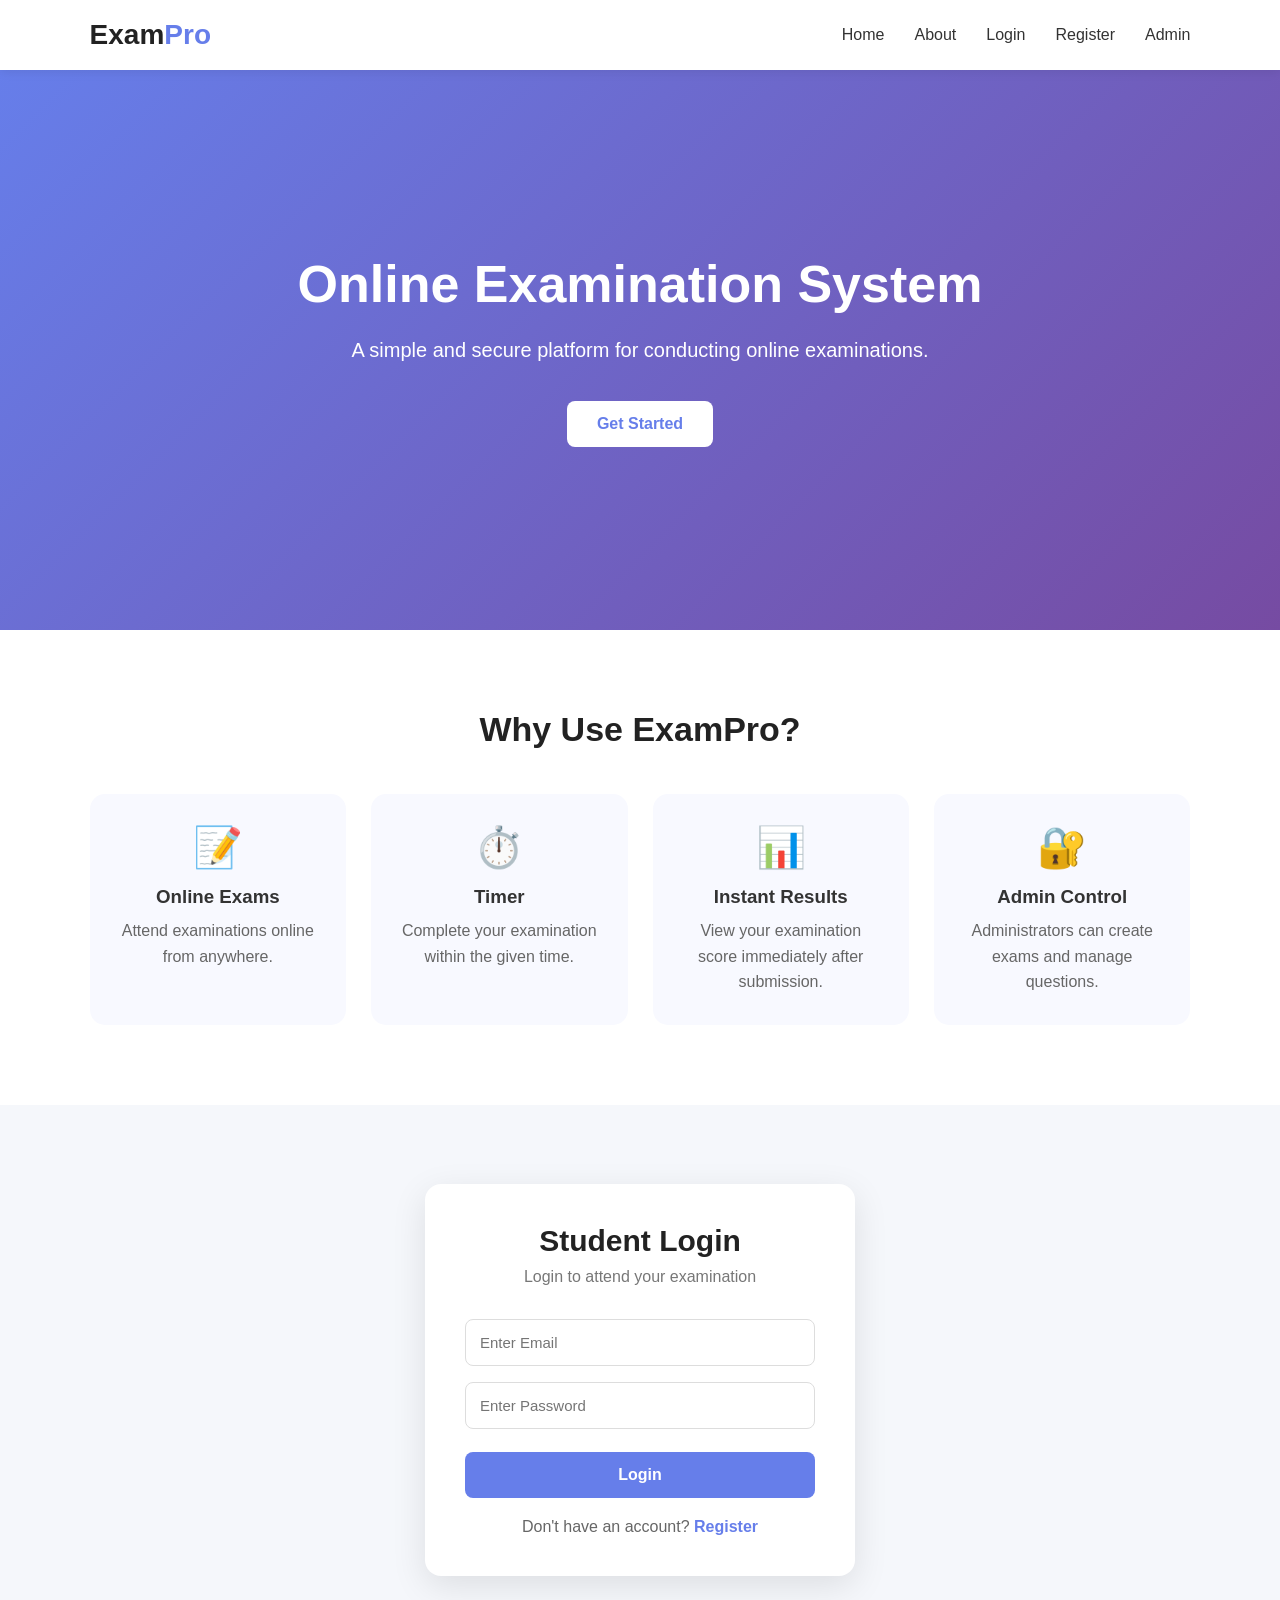
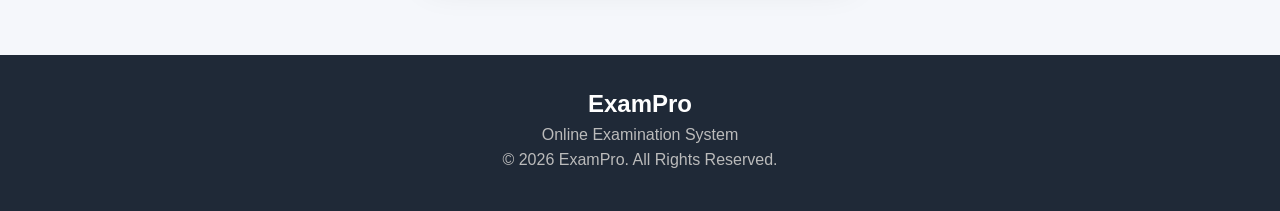
<file: index.html>
<!DOCTYPE html>

<html lang="en">

<head>

    <meta charset="UTF-8">

    <meta name="viewport"
          content="width=device-width, initial-scale=1.0">

    <title>ExamPro - Online Examination System</title>

    <link rel="stylesheet"
          href="style.css">

</head>

<body>

<!-- =====================================================
     NAVIGATION
===================================================== -->

<nav class="navbar">

    <div class="logo">
        Exam<span>Pro</span>
    </div>

    <div class="nav-links">

        <a href="#home">
            Home
        </a>

        <a href="#about">
            About
        </a>

        <a href="#login">
            Login
        </a>

        <!-- REGISTER LINK ADDED -->
        <a href="#register"
           onclick="showRegister()">
            Register
        </a>

        <a href="admin.html">
            Admin
        </a>

    </div>

</nav>


<!-- =====================================================
     HOME
===================================================== -->

<section id="home"
         class="hero">

    <div class="hero-content">

        <h1>
            Online Examination System
        </h1>

        <p>
            A simple and secure platform
            for conducting online examinations.
        </p>

        <a href="#login"
           class="hero-btn">
            Get Started
        </a>

    </div>

</section>


<!-- =====================================================
     ABOUT / FEATURES
===================================================== -->

<section id="about"
         class="features-section">

    <h2>
        Why Use ExamPro?
    </h2>

    <div class="features">

        <div class="feature-card">

            <div class="feature-icon">
                📝
            </div>

            <h3>
                Online Exams
            </h3>

            <p>
                Attend examinations online
                from anywhere.
            </p>

        </div>


        <div class="feature-card">

            <div class="feature-icon">
                ⏱️
            </div>

            <h3>
                Timer
            </h3>

            <p>
                Complete your examination
                within the given time.
            </p>

        </div>


        <div class="feature-card">

            <div class="feature-icon">
                📊
            </div>

            <h3>
                Instant Results
            </h3>

            <p>
                View your examination score
                immediately after submission.
            </p>

        </div>


        <div class="feature-card">

            <div class="feature-icon">
                🔐
            </div>

            <h3>
                Admin Control
            </h3>

            <p>
                Administrators can create exams
                and manage questions.
            </p>

        </div>

    </div>

</section>


<!-- =====================================================
     LOGIN
===================================================== -->

<section id="login"
         class="auth-section">

    <div class="auth-box">

        <h2>
            Student Login
        </h2>

        <p class="auth-subtitle">
            Login to attend your examination
        </p>

        <input
            type="email"
            id="loginEmail"
            placeholder="Enter Email"
        >

        <input
            type="password"
            id="loginPassword"
            placeholder="Enter Password"
        >

        <button onclick="studentLogin()">
            Login
        </button>

        <p>
            Don't have an account?

            <a href="#register"
               onclick="showRegister()">
                Register
            </a>
        </p>

    </div>

</section>


<!-- =====================================================
     REGISTRATION
===================================================== -->

<section id="register"
         class="auth-section hidden">

    <div class="auth-box">

        <h2>
            Student Registration
        </h2>

        <p class="auth-subtitle">
            Create your student account
        </p>

        <input
            type="text"
            id="registerName"
            placeholder="Full Name"
        >

        <input
            type="email"
            id="registerEmail"
            placeholder="Email Address"
        >

        <input
            type="password"
            id="registerPassword"
            placeholder="Password"
        >

        <button onclick="registerStudent()">
            Register
        </button>

        <p>
            Already have an account?

            <a href="#login"
               onclick="showLogin()">
                Login
            </a>
        </p>

    </div>

</section>


<!-- =====================================================
     AVAILABLE EXAMS
===================================================== -->

<section id="examStartBox"
         class="exam-start-section hidden">

</section>


<!-- =====================================================
     EXAM
===================================================== -->

<section id="examSection"
         class="exam-section hidden">

    <div class="exam-header">

        <div>

            <h2 id="examTitle">
                Online Examination
            </h2>

            <p id="examDescription">
                Answer all questions carefully.
            </p>

        </div>


        <div class="timer-box">

            <span>
                Time Left
            </span>

            <strong id="timer">
                10:00
            </strong>

        </div>

    </div>


    <div class="exam-container">

        <!-- QUESTION AREA -->

        <div class="question-area">

            <div class="question-number">

                Question

                <span id="questionNumber">
                    1
                </span>

                of

                <span id="totalQuestions">
                    5
                </span>

            </div>


            <h3 id="questionText">
                Question will appear here
            </h3>


            <div id="options"
                 class="options-container">
            </div>


            <div class="exam-buttons">

                <button
                    id="previousBtn"
                    onclick="previousQuestion()">

                    Previous

                </button>


                <button
                    id="nextBtn"
                    onclick="nextQuestion()">

                    Next

                </button>


                <button
                    id="submitBtn"
                    class="submit-btn"
                    onclick="submitExam()">

                    Submit Exam

                </button>

            </div>

        </div>


        <!-- QUESTION PALETTE -->

        <div class="question-palette">

            <h3>
                Questions
            </h3>

            <p class="palette-info">
                Click a number to navigate
            </p>

            <div id="palette">
            </div>

        </div>

    </div>

</section>


<!-- =====================================================
     RESULT
===================================================== -->

<section id="resultSection"
         class="result-section hidden">

    <div class="result-card-student">

        <div class="result-icon">
            🎉
        </div>

        <h2>
            Examination Completed
        </h2>

        <p>
            Your examination has been submitted successfully.
        </p>


        <div class="result-details">

            <div class="result-item">

                <span>
                    Student
                </span>

                <strong id="resultName">
                    Student
                </strong>

            </div>


            <div class="result-item">

                <span>
                    Score
                </span>

                <strong id="resultScore">
                    0 / 0
                </strong>

            </div>


            <div class="result-item">

                <span>
                    Percentage
                </span>

                <strong id="resultPercentage">
                    0%
                </strong>

            </div>


            <div class="result-item">

                <span>
                    Status
                </span>

                <strong id="resultStatus">
                    -
                </strong>

            </div>

        </div>


        <button
            onclick="retakeExam()">

            Retake Exam

        </button>


        <button
            class="logout-btn"
            onclick="studentLogout()">

            Logout

        </button>

    </div>

</section>


<!-- =====================================================
     FOOTER
===================================================== -->

<footer>

    <div class="footer-content">

        <h3>
            ExamPro
        </h3>

        <p>
            Online Examination System
        </p>

        <p>
            © 2026 ExamPro. All Rights Reserved.
        </p>

    </div>

</footer>


<script src="script.js"></script>

</body>

</html>
</file>
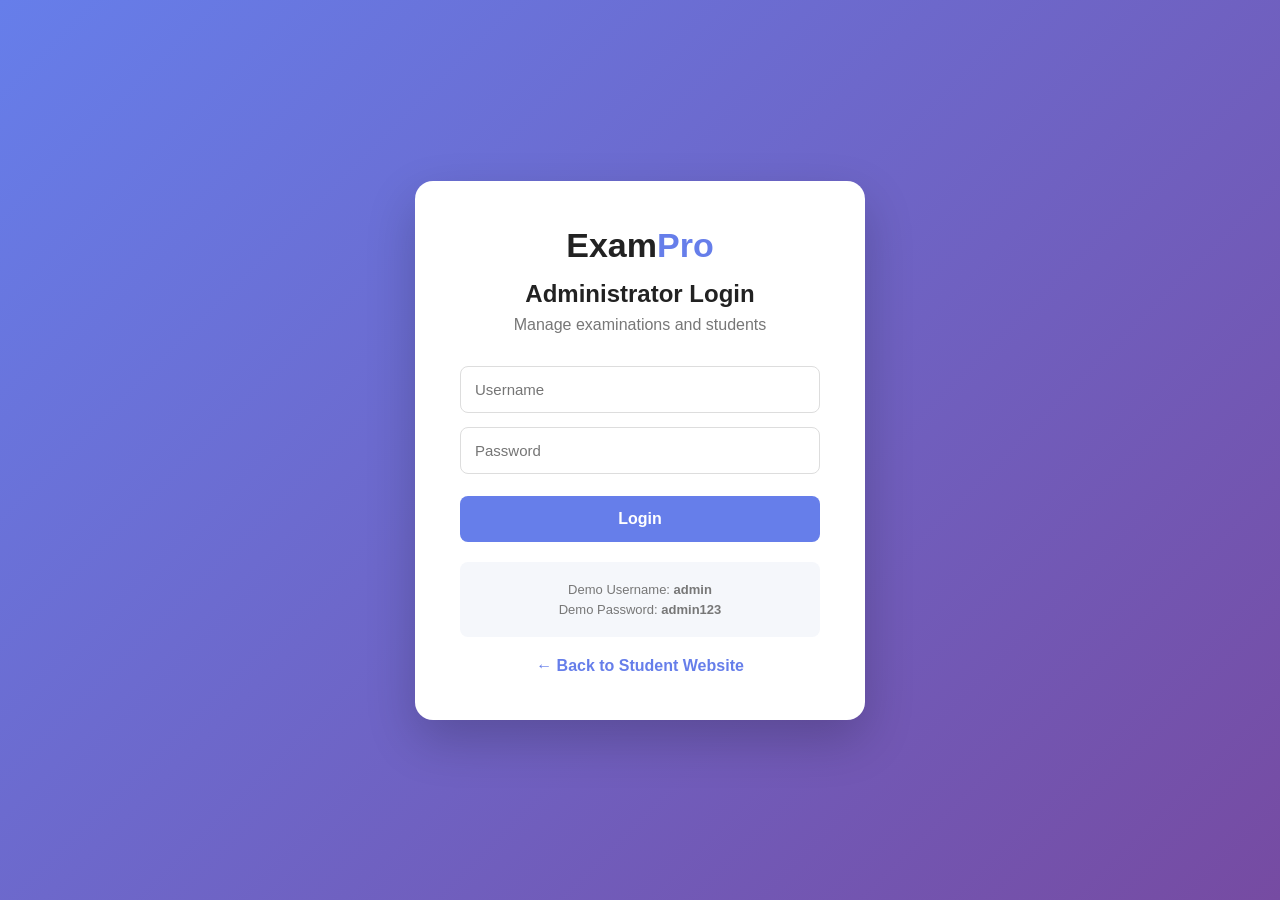
<file: admin.html>
<!DOCTYPE html>
<html lang="en">

<head>

    <meta charset="UTF-8">

    <meta name="viewport"
          content="width=device-width, initial-scale=1.0">

    <title>ExamPro - Admin</title>

    <link rel="stylesheet"
          href="style.css">

</head>


<body>


<!-- =====================================================
     ADMIN LOGIN
===================================================== -->

<div id="adminLogin"
     class="admin-login">

    <div class="admin-login-box">

        <div class="admin-logo">
            Exam<span>Pro</span>
        </div>

        <h2>
            Administrator Login
        </h2>

        <p>
            Manage examinations and students
        </p>


        <input
            type="text"
            id="adminUsername"
            placeholder="Username"
        >


        <input
            type="password"
            id="adminPassword"
            placeholder="Password"
        >


        <button onclick="adminLogin()">
            Login
        </button>


        <div class="demo-login">

            <p>
                Demo Username:
                <strong>admin</strong>
            </p>

            <p>
                Demo Password:
                <strong>admin123</strong>
            </p>

        </div>


        <a href="index.html">
            ← Back to Student Website
        </a>

    </div>

</div>



<!-- =====================================================
     ADMIN DASHBOARD
===================================================== -->

<div id="adminDashboard"
     class="hidden">


    <!-- NAVBAR -->

    <nav class="admin-navbar">

        <div class="admin-brand">
            Exam<span>Pro</span>
            <small>
                Admin Panel
            </small>
        </div>


        <div class="admin-nav-buttons">

            <button
                onclick="showPanel('dashboardPanel')">

                Dashboard

            </button>


            <button
                onclick="showPanel('examPanel')">

                Create Exam

            </button>


            <button
                onclick="showPanel('questionPanel')">

                Questions

            </button>


            <button
                onclick="showPanel('studentPanel')">

                Students

            </button>


            <button
                onclick="showPanel('resultPanel')">

                Results

            </button>


            <button
                class="logout-admin"
                onclick="adminLogout()">

                Logout

            </button>

        </div>

    </nav>



    <!-- =================================================
         DASHBOARD
    ================================================== -->

    <section id="dashboardPanel"
             class="admin-panel">

        <div class="admin-title">

            <h1>
                Dashboard
            </h1>

            <p>
                Welcome to the ExamPro administration panel.
            </p>

        </div>


        <div class="admin-stats">


            <div class="stat-card">

                <div class="stat-icon">
                    📚
                </div>

                <h3>
                    Total Exams
                </h3>

                <p id="totalExams">
                    0
                </p>

            </div>


            <div class="stat-card">

                <div class="stat-icon">
                    📝
                </div>

                <h3>
                    Total Questions
                </h3>

                <p id="totalQuestions">
                    0
                </p>

            </div>


            <div class="stat-card">

                <div class="stat-icon">
                    👨‍🎓
                </div>

                <h3>
                    Students
                </h3>

                <p id="totalStudents">
                    0
                </p>

            </div>


            <div class="stat-card">

                <div class="stat-icon">
                    📊
                </div>

                <h3>
                    Results
                </h3>

                <p id="totalResults">
                    0
                </p>

            </div>

        </div>


        <div class="admin-welcome">

            <h2>
                Quick Start
            </h2>

            <p>
                1. Create an examination
            </p>

            <p>
                2. Add questions
            </p>

            <p>
                3. Ask students to register and login
            </p>

            <p>
                4. Students can attend the examination
            </p>

            <p>
                5. View results from the Results section
            </p>

        </div>

    </section>



    <!-- =================================================
         CREATE EXAM
    ================================================== -->

    <section id="examPanel"
             class="admin-panel hidden">

        <div class="admin-title">

            <h1>
                Create Examination
            </h1>

            <p>
                Create the examination students will attend.
            </p>

        </div>


        <div class="admin-form-card">

            <label>
                Examination Name
            </label>

            <input
                type="text"
                id="examName"
                placeholder="Example: Java Programming Test"
            >


            <label>
                Description
            </label>

            <textarea
                id="examDescription"
                placeholder="Enter examination description"
            ></textarea>


            <label>
                Duration (Minutes)
            </label>

            <input
                type="number"
                id="examDuration"
                placeholder="10"
                min="1"
            >


            <label>
                Total Marks
            </label>

            <input
                type="number"
                id="examMarks"
                placeholder="5"
                min="1"
            >


            <button
                class="primary-admin-btn"
                onclick="createExam()">

                Create Examination

            </button>

        </div>

    </section>



    <!-- =================================================
         QUESTIONS
    ================================================== -->

    <section id="questionPanel"
             class="admin-panel hidden">

        <div class="admin-title">

            <h1>
                Manage Questions
            </h1>

            <p>
                Add questions for the examination.
            </p>

        </div>


        <!-- Existing Questions -->

        <div class="questions-section">

            <h2>
                Existing Questions
            </h2>

            <div id="questionsList">
            </div>

        </div>


        <!-- Add Question -->

        <div class="admin-form-card">

            <h2>
                Add New Question
            </h2>


            <label>
                Question
            </label>

            <textarea
                id="questionText"
                placeholder="Enter your question"
            ></textarea>


            <label>
                Option A
            </label>

            <input
                type="text"
                id="optionA"
                placeholder="Option A"
            >


            <label>
                Option B
            </label>

            <input
                type="text"
                id="optionB"
                placeholder="Option B"
            >


            <label>
                Option C
            </label>

            <input
                type="text"
                id="optionC"
                placeholder="Option C"
            >


            <label>
                Option D
            </label>

            <input
                type="text"
                id="optionD"
                placeholder="Option D"
            >


            <label>
                Correct Answer
            </label>

            <select id="correctAnswer">

                <option value="">
                    Select Correct Answer
                </option>

                <option value="A">
                    A
                </option>

                <option value="B">
                    B
                </option>

                <option value="C">
                    C
                </option>

                <option value="D">
                    D
                </option>

            </select>


            <button
                class="primary-admin-btn"
                onclick="addQuestion()">

                Add Question

            </button>

        </div>

    </section>



    <!-- =================================================
         STUDENTS
    ================================================== -->

    <section id="studentPanel"
             class="admin-panel hidden">

        <div class="admin-title">

            <h1>
                Registered Students
            </h1>

            <p>
                Students registered in the system.
            </p>

        </div>


        <div id="studentsList">
        </div>

    </section>



    <!-- =================================================
         RESULTS
    ================================================== -->

    <section id="resultPanel"
             class="admin-panel hidden">

        <div class="admin-title">

            <h1>
                Examination Results
            </h1>

            <p>
                View the latest examination result.
            </p>

        </div>


        <div id="resultsList">
        </div>

    </section>


</div>



<script src="admin.js"></script>

</body>

</html>
</file>
<file: style.css>
/* =====================================================
   GLOBAL
===================================================== */

* {
    margin: 0;
    padding: 0;
    box-sizing: border-box;
}


html {
    scroll-behavior: smooth;
}


body {
    font-family:
        Arial,
        Helvetica,
        sans-serif;

    background: #f5f7fb;

    color: #222;
}


button,
input,
textarea,
select {
    font-family: inherit;
}


button {
    cursor: pointer;
}


.hidden {
    display: none !important;
}



/* =====================================================
   NAVBAR
===================================================== */

.navbar {
    height: 70px;

    background: #ffffff;

    display: flex;

    justify-content: space-between;

    align-items: center;

    padding: 0 7%;

    box-shadow:
        0 2px 10px
        rgba(0, 0, 0, 0.08);

    position: sticky;

    top: 0;

    z-index: 1000;
}


.logo {
    font-size: 28px;

    font-weight: bold;

    color: #222;
}


.logo span {
    color: #667eea;
}


.nav-links {
    display: flex;

    gap: 30px;
}


.nav-links a {
    color: #333;

    text-decoration: none;

    font-weight: 500;
}


.nav-links a:hover {
    color: #667eea;
}



/* =====================================================
   HERO
===================================================== */

.hero {
    min-height: 560px;

    display: flex;

    align-items: center;

    justify-content: center;

    text-align: center;

    background:
        linear-gradient(
            135deg,
            #667eea,
            #764ba2
        );

    color: white;

    padding: 40px 20px;
}


.hero-content {
    max-width: 800px;
}


.hero h1 {
    font-size: 52px;

    margin-bottom: 20px;
}


.hero p {
    font-size: 20px;

    line-height: 1.6;

    margin-bottom: 35px;
}


.hero-btn {
    display: inline-block;

    background: white;

    color: #667eea;

    padding: 14px 30px;

    border-radius: 8px;

    text-decoration: none;

    font-weight: bold;
}


.hero-btn:hover {
    transform: translateY(-2px);
}



/* =====================================================
   FEATURES
===================================================== */

.features-section {
    padding: 80px 7%;

    text-align: center;

    background: white;
}


.features-section > h2 {
    font-size: 34px;

    margin-bottom: 45px;
}


.features {
    display: grid;

    grid-template-columns:
        repeat(4, 1fr);

    gap: 25px;
}


.feature-card {
    padding: 30px;

    background: #f8f9ff;

    border-radius: 15px;

    transition: 0.3s;
}


.feature-card:hover {
    transform: translateY(-5px);

    box-shadow:
        0 10px 30px
        rgba(0, 0, 0, 0.08);
}


.feature-icon {
    font-size: 40px;

    margin-bottom: 15px;
}


.feature-card h3 {
    margin-bottom: 10px;

    color: #333;
}


.feature-card p {
    color: #666;

    line-height: 1.6;
}



/* =====================================================
   AUTH
===================================================== */

.auth-section {
    min-height: 550px;

    display: flex;

    justify-content: center;

    align-items: center;

    padding: 50px 20px;
}


.auth-box {
    width: 100%;

    max-width: 430px;

    background: white;

    padding: 40px;

    border-radius: 16px;

    box-shadow:
        0 10px 35px
        rgba(0, 0, 0, 0.1);

    text-align: center;
}


.auth-box h2 {
    font-size: 30px;

    margin-bottom: 10px;
}


.auth-subtitle {
    color: #777;

    margin-bottom: 25px;
}


.auth-box input {
    width: 100%;

    padding: 14px;

    margin: 8px 0;

    border: 1px solid #ddd;

    border-radius: 8px;

    outline: none;

    font-size: 15px;
}


.auth-box input:focus {
    border-color: #667eea;
}


.auth-box button {
    width: 100%;

    padding: 14px;

    margin-top: 15px;

    border: none;

    border-radius: 8px;

    background: #667eea;

    color: white;

    font-size: 16px;

    font-weight: bold;
}


.auth-box button:hover {
    background: #5568d8;
}


.auth-box p:last-child {
    margin-top: 20px;

    color: #666;
}


.auth-box a {
    color: #667eea;

    text-decoration: none;

    font-weight: bold;
}



/* =====================================================
   EXAM START
===================================================== */

.exam-start-section {
    padding: 80px 20px;

    background: #f5f7fb;

    text-align: center;
}


.exam-start-card {
    max-width: 650px;

    margin: auto;

    background: white;

    padding: 45px;

    border-radius: 20px;

    box-shadow:
        0 10px 35px
        rgba(0, 0, 0, 0.08);
}


.exam-icon {
    font-size: 55px;

    margin-bottom: 15px;
}


.exam-start-card h2 {
    font-size: 30px;

    margin-bottom: 15px;
}


.exam-start-card h3 {
    color: #667eea;

    font-size: 24px;

    margin-bottom: 12px;
}


.exam-start-card p {
    color: #666;

    line-height: 1.6;
}


.exam-info {
    display: flex;

    justify-content: center;

    gap: 50px;

    margin: 30px 0;
}


.exam-info div {
    display: flex;

    flex-direction: column;

    gap: 5px;
}


.exam-info strong {
    color: #555;
}


.exam-info span {
    color: #667eea;

    font-weight: bold;
}


.attend-btn {
    border: none;

    background: #667eea;

    color: white;

    padding: 15px 35px;

    border-radius: 8px;

    font-size: 17px;

    font-weight: bold;
}


.attend-btn:hover {
    background: #5568d8;
}



/* =====================================================
   EXAM
===================================================== */

.exam-section {
    padding: 40px 5% 70px;

    background: #f5f7fb;

    min-height: 700px;
}


.exam-header {
    max-width: 1200px;

    margin: auto;

    background: white;

    padding: 25px 30px;

    border-radius: 12px;

    display: flex;

    justify-content: space-between;

    align-items: center;

    box-shadow:
        0 5px 20px
        rgba(0, 0, 0, 0.07);

    margin-bottom: 25px;
}


.exam-header h2 {
    margin-bottom: 7px;
}


.exam-header p {
    color: #777;
}


.timer-box {
    background: #667eea;

    color: white;

    padding: 12px 20px;

    border-radius: 8px;

    display: flex;

    gap: 10px;

    align-items: center;
}


.timer-box strong {
    font-size: 20px;
}


.timer-danger {
    background: #dc3545 !important;
}


.exam-container {
    max-width: 1200px;

    margin: auto;

    display: grid;

    grid-template-columns:
        1fr 280px;

    gap: 25px;
}


.question-area {
    background: white;

    padding: 35px;

    border-radius: 12px;

    box-shadow:
        0 5px 20px
        rgba(0, 0, 0, 0.07);
}


.question-number {
    color: #667eea;

    font-weight: bold;

    margin-bottom: 20px;
}


.question-area h3 {
    font-size: 22px;

    line-height: 1.5;

    margin-bottom: 25px;
}


.options-container {
    display: flex;

    flex-direction: column;

    gap: 12px;
}


.exam-option {
    border: 1px solid #ddd;

    padding: 16px;

    border-radius: 8px;

    transition: 0.2s;
}


.exam-option:hover {
    border-color: #667eea;

    background: #f8f9ff;
}


.exam-option label {
    display: flex;

    align-items: center;

    gap: 12px;

    cursor: pointer;
}


.exam-option input {
    width: 18px;

    height: 18px;
}


.exam-buttons {
    display: flex;

    gap: 10px;

    margin-top: 30px;

    flex-wrap: wrap;
}


.exam-buttons button {
    padding: 12px 20px;

    border: none;

    border-radius: 7px;

    background: #667eea;

    color: white;

    font-weight: bold;
}


.exam-buttons button:disabled {
    background: #ccc;

    cursor: not-allowed;
}


.exam-buttons .submit-btn {
    background: #28a745;
}


.question-palette {
    background: white;

    padding: 25px;

    border-radius: 12px;

    box-shadow:
        0 5px 20px
        rgba(0, 0, 0, 0.07);

    height: fit-content;
}


.question-palette h3 {
    margin-bottom: 5px;
}


.palette-info {
    color: #888;

    font-size: 13px;

    margin-bottom: 20px;
}


#palette {
    display: grid;

    grid-template-columns:
        repeat(4, 1fr);

    gap: 10px;
}


.palette-btn {
    width: 45px;

    height: 45px;

    border-radius: 7px;

    border: 1px solid #ddd;

    background: #f5f5f5;

    cursor: pointer;

    font-weight: bold;
}


.palette-btn.current {
    background: #667eea;

    color: white;

    border-color: #667eea;
}


.palette-btn.answered {
    background: #28a745;

    color: white;

    border-color: #28a745;
}



/* =====================================================
   RESULT
===================================================== */

.result-section {
    min-height: 650px;

    display: flex;

    justify-content: center;

    align-items: center;

    padding: 60px 20px;

    background: #f5f7fb;
}


.result-card-student {
    width: 100%;

    max-width: 650px;

    background: white;

    padding: 45px;

    border-radius: 20px;

    text-align: center;

    box-shadow:
        0 10px 35px
        rgba(0, 0, 0, 0.08);
}


.result-icon {
    font-size: 55px;

    margin-bottom: 15px;
}


.result-card-student h2 {
    font-size: 30px;

    margin-bottom: 10px;
}


.result-card-student > p {
    color: #777;

    margin-bottom: 30px;
}


.result-details {
    display: grid;

    grid-template-columns:
        repeat(2, 1fr);

    gap: 15px;

    margin-bottom: 30px;
}


.result-item {
    padding: 20px;

    background: #f5f7fb;

    border-radius: 10px;

    display: flex;

    flex-direction: column;

    gap: 8px;
}


.result-item span {
    color: #777;
}


.result-item strong {
    font-size: 20px;

    color: #667eea;
}


.pass {
    color: #28a745 !important;
}


.fail {
    color: #dc3545 !important;
}


.result-card-student button {
    padding: 13px 25px;

    border: none;

    border-radius: 8px;

    background: #667eea;

    color: white;

    font-weight: bold;

    margin: 5px;
}


.result-card-student .logout-btn {
    background: #dc3545;
}



/* =====================================================
   FOOTER
===================================================== */

footer {
    background: #1f2937;

    color: white;

    text-align: center;

    padding: 35px 20px;
}


.footer-content h3 {
    font-size: 24px;

    margin-bottom: 8px;
}


.footer-content p {
    color: #bbb;

    margin: 7px 0;
}



/* =====================================================
   ADMIN LOGIN
===================================================== */

.admin-login {
    min-height: 100vh;

    display: flex;

    align-items: center;

    justify-content: center;

    padding: 20px;

    background:
        linear-gradient(
            135deg,
            #667eea,
            #764ba2
        );
}


.admin-login-box {
    width: 100%;

    max-width: 450px;

    background: white;

    padding: 45px;

    border-radius: 18px;

    text-align: center;

    box-shadow:
        0 20px 50px
        rgba(0, 0, 0, 0.2);
}


.admin-logo {
    font-size: 34px;

    font-weight: bold;

    margin-bottom: 15px;
}


.admin-logo span {
    color: #667eea;
}


.admin-login-box h2 {
    margin-bottom: 8px;
}


.admin-login-box > p {
    color: #777;

    margin-bottom: 25px;
}


.admin-login-box input {
    width: 100%;

    padding: 14px;

    margin: 7px 0;

    border: 1px solid #ddd;

    border-radius: 8px;

    font-size: 15px;

    outline: none;
}


.admin-login-box input:focus {
    border-color: #667eea;
}


.admin-login-box > button {
    width: 100%;

    padding: 14px;

    margin-top: 15px;

    border: none;

    border-radius: 8px;

    background: #667eea;

    color: white;

    font-size: 16px;

    font-weight: bold;
}


.demo-login {
    background: #f5f7fb;

    padding: 15px;

    margin: 20px 0;

    border-radius: 8px;
}


.demo-login p {
    color: #777;

    font-size: 13px;

    margin: 5px;
}


.admin-login-box a {
    color: #667eea;

    text-decoration: none;

    font-weight: bold;
}



/* =====================================================
   ADMIN NAVBAR
===================================================== */

.admin-navbar {
    min-height: 75px;

    background: #1f2937;

    color: white;

    display: flex;

    align-items: center;

    justify-content: space-between;

    padding: 12px 5%;

    gap: 20px;
}


.admin-brand {
    font-size: 26px;

    font-weight: bold;

    white-space: nowrap;
}


.admin-brand span {
    color: #667eea;
}


.admin-brand small {
    display: block;

    font-size: 11px;

    color: #aaa;

    font-weight: normal;
}


.admin-nav-buttons {
    display: flex;

    flex-wrap: wrap;

    justify-content: flex-end;

    gap: 5px;
}


.admin-nav-buttons button {
    border: none;

    background: transparent;

    color: white;

    padding: 10px 12px;

    border-radius: 6px;

    font-size: 13px;
}


.admin-nav-buttons button:hover {
    background: #374151;
}


.admin-nav-buttons .logout-admin {
    background: #dc3545;
}


.admin-nav-buttons .logout-admin:hover {
    background: #b02a37;
}



/* =====================================================
   ADMIN PANEL
===================================================== */

#adminDashboard {
    min-height: 100vh;

    background: #f5f7fb;
}


.admin-panel {
    max-width: 1250px;

    margin: auto;

    padding: 45px 5%;
}


.admin-title {
    margin-bottom: 30px;
}


.admin-title h1 {
    font-size: 32px;

    margin-bottom: 8px;
}


.admin-title p {
    color: #777;
}



/* =====================================================
   ADMIN STATS
===================================================== */

.admin-stats {
    display: grid;

    grid-template-columns:
        repeat(4, 1fr);

    gap: 20px;
}


.stat-card {
    background: white;

    padding: 28px;

    border-radius: 14px;

    box-shadow:
        0 5px 20px
        rgba(0, 0, 0, 0.07);
}


.stat-icon {
    font-size: 30px;

    margin-bottom: 15px;
}


.stat-card h3 {
    color: #666;

    font-size: 15px;

    margin-bottom: 10px;
}


.stat-card p {
    color: #667eea;

    font-size: 36px;

    font-weight: bold;
}


.admin-welcome {
    background: white;

    margin-top: 30px;

    padding: 30px;

    border-radius: 14px;

    box-shadow:
        0 5px 20px
        rgba(0, 0, 0, 0.07);
}


.admin-welcome h2 {
    margin-bottom: 20px;
}


.admin-welcome p {
    color: #555;

    margin: 10px 0;
}



/* =====================================================
   ADMIN FORM
===================================================== */

.admin-form-card {
    background: white;

    padding: 35px;

    border-radius: 15px;

    box-shadow:
        0 5px 20px
        rgba(0, 0, 0, 0.07);

    max-width: 800px;
}


.admin-form-card h2 {
    margin-bottom: 25px;
}


.admin-form-card label {
    display: block;

    font-weight: bold;

    color: #444;

    margin-top: 15px;

    margin-bottom: 6px;
}


.admin-form-card input,
.admin-form-card textarea,
.admin-form-card select {
    width: 100%;

    padding: 13px;

    border: 1px solid #ddd;

    border-radius: 8px;

    font-size: 15px;

    outline: none;
}


.admin-form-card textarea {
    min-height: 100px;

    resize: vertical;
}


.admin-form-card input:focus,
.admin-form-card textarea:focus,
.admin-form-card select:focus {
    border-color: #667eea;
}


.primary-admin-btn {
    border: none;

    background: #667eea;

    color: white;

    padding: 13px 22px;

    border-radius: 8px;

    font-weight: bold;

    margin-top: 25px;
}


.primary-admin-btn:hover {
    background: #5568d8;
}



/* =====================================================
   ADMIN QUESTIONS
===================================================== */

.questions-section {
    margin-bottom: 35px;
}


.questions-section > h2 {
    margin-bottom: 20px;
}


.admin-question-card {
    background: white;

    padding: 25px;

    border-radius: 12px;

    margin-bottom: 15px;

    box-shadow:
        0 5px 20px
        rgba(0, 0, 0, 0.06);
}


.question-card-header {
    display: flex;

    justify-content: space-between;

    align-items: center;

    margin-bottom: 15px;
}


.question-card-header h3 {
    color: #667eea;
}


.delete-btn {
    border: none;

    background: #dc3545;

    color: white;

    padding: 8px 14px;

    border-radius: 6px;

    font-size: 12px;
}


.delete-btn:hover {
    background: #b02a37;
}


.admin-question-text {
    font-weight: bold;

    font-size: 17px;

    margin-bottom: 15px;
}


.admin-question-card p {
    margin: 8px 0;

    color: #555;
}


.correct-answer {
    margin-top: 15px;

    padding: 10px;

    background: #e9f7ef;

    color: #218838;

    border-radius: 6px;
}



/* =====================================================
   ADMIN STUDENT
===================================================== */

.student-admin-card {
    background: white;

    padding: 25px;

    border-radius: 12px;

    display: flex;

    align-items: center;

    gap: 20px;

    max-width: 700px;

    box-shadow:
        0 5px 20px
        rgba(0, 0, 0, 0.07);
}


.student-avatar {
    width: 60px;

    height: 60px;

    border-radius: 50%;

    background: #eef0ff;

    display: flex;

    align-items: center;

    justify-content: center;

    font-size: 28px;
}


.student-admin-card h3 {
    margin-bottom: 5px;
}


.student-admin-card p {
    color: #777;
}



/* =====================================================
   ADMIN RESULTS
===================================================== */

.admin-result-card {
    background: white;

    padding: 30px;

    border-radius: 15px;

    box-shadow:
        0 5px 20px
        rgba(0, 0, 0, 0.07);

    max-width: 850px;
}


.result-header {
    display: flex;

    align-items: center;

    gap: 18px;

    margin-bottom: 30px;
}


.result-avatar {
    width: 65px;

    height: 65px;

    border-radius: 50%;

    background: #eef0ff;

    display: flex;

    justify-content: center;

    align-items: center;

    font-size: 30px;
}


.result-header h2 {
    margin-bottom: 5px;
}


.result-header p {
    color: #777;
}


.result-grid {
    display: grid;

    grid-template-columns:
        repeat(2, 1fr);

    gap: 15px;
}


.result-box {
    background: #f5f7fb;

    padding: 20px;

    border-radius: 10px;

    display: flex;

    flex-direction: column;

    gap: 8px;
}


.result-box span {
    color: #777;

    font-size: 13px;
}


.result-box strong {
    color: #667eea;

    font-size: 20px;
}



/* =====================================================
   EMPTY
===================================================== */

.empty-message {
    background: white;

    padding: 35px;

    border-radius: 12px;

    text-align: center;

    color: #777;

    box-shadow:
        0 5px 20px
        rgba(0, 0, 0, 0.05);
}



/* =====================================================
   RESPONSIVE
===================================================== */

@media (max-width: 900px) {

    .features {
        grid-template-columns:
            repeat(2, 1fr);
    }


    .exam-container {
        grid-template-columns: 1fr;
    }


    .admin-stats {
        grid-template-columns:
            repeat(2, 1fr);
    }


    .admin-navbar {
        flex-direction: column;

        align-items: flex-start;
    }


    .admin-nav-buttons {
        justify-content: flex-start;
    }

}


@media (max-width: 600px) {

    .navbar {
        height: auto;

        padding: 15px 20px;

        flex-direction: column;

        gap: 15px;
    }


    .nav-links {
        gap: 15px;

        flex-wrap: wrap;

        justify-content: center;
    }


    .hero h1 {
        font-size: 35px;
    }


    .hero p {
        font-size: 17px;
    }


    .features {
        grid-template-columns: 1fr;
    }


    .auth-box {
        padding: 30px 20px;
    }


    .exam-header {
        flex-direction: column;

        align-items: flex-start;

        gap: 20px;
    }


    .exam-info {
        gap: 25px;
    }


    .question-area {
        padding: 25px 20px;
    }


    .result-details {
        grid-template-columns: 1fr;
    }


    .admin-stats {
        grid-template-columns: 1fr;
    }


    .admin-panel {
        padding: 30px 20px;
    }


    .admin-login-box {
        padding: 30px 20px;
    }


    .admin-nav-buttons {
        width: 100%;
    }


    .admin-nav-buttons button {
        flex: 1;
    }


    .result-grid {
        grid-template-columns: 1fr;
    }


    .student-admin-card {
        flex-direction: column;

        align-items: flex-start;
    }

}
</file>
